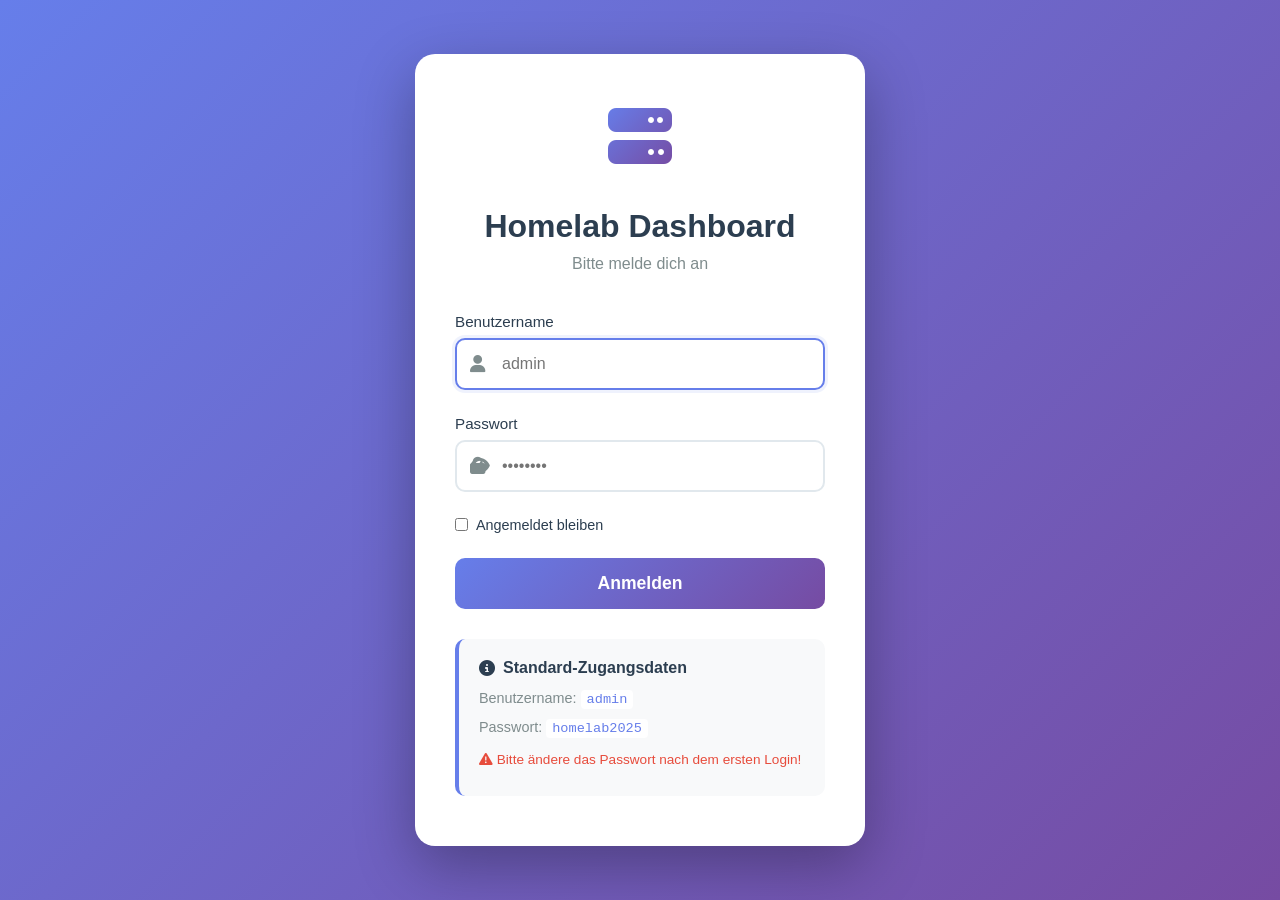
<file: homelab-dashboard/login.html>
<!DOCTYPE html>
<html lang="de">
<head>
    <meta charset="UTF-8">
    <meta name="viewport" content="width=device-width, initial-scale=1.0">
    <title>Login - Homelab Dashboard</title>
    <link rel="stylesheet" href="https://cdnjs.cloudflare.com/ajax/libs/font-awesome/6.4.0/css/all.min.css">
    <style>
        * {
            margin: 0;
            padding: 0;
            box-sizing: border-box;
        }

        body {
            font-family: 'Segoe UI', Tahoma, Geneva, Verdana, sans-serif;
            background: linear-gradient(135deg, #667eea 0%, #764ba2 100%);
            min-height: 100vh;
            display: flex;
            align-items: center;
            justify-content: center;
            padding: 20px;
        }

        .login-container {
            background: white;
            border-radius: 20px;
            box-shadow: 0 20px 60px rgba(0, 0, 0, 0.3);
            width: 100%;
            max-width: 450px;
            padding: 50px 40px;
            animation: slideIn 0.5s ease-out;
        }

        @keyframes slideIn {
            from {
                opacity: 0;
                transform: translateY(-50px);
            }
            to {
                opacity: 1;
                transform: translateY(0);
            }
        }

        .logo {
            text-align: center;
            margin-bottom: 40px;
        }

        .logo i {
            font-size: 4rem;
            background: linear-gradient(135deg, #667eea 0%, #764ba2 100%);
            -webkit-background-clip: text;
            -webkit-text-fill-color: transparent;
            background-clip: text;
        }

        h1 {
            text-align: center;
            color: #2c3e50;
            margin-bottom: 10px;
            font-size: 2rem;
        }

        .subtitle {
            text-align: center;
            color: #7f8c8d;
            margin-bottom: 40px;
        }

        .alert {
            padding: 15px;
            border-radius: 10px;
            margin-bottom: 20px;
            display: none;
            animation: shake 0.5s;
        }

        @keyframes shake {
            0%, 100% { transform: translateX(0); }
            10%, 30%, 50%, 70%, 90% { transform: translateX(-5px); }
            20%, 40%, 60%, 80% { transform: translateX(5px); }
        }

        .alert-error {
            background: #fee;
            color: #c33;
            border: 2px solid #fcc;
        }

        .alert-success {
            background: #efe;
            color: #3c3;
            border: 2px solid #cfc;
        }

        .form-group {
            margin-bottom: 25px;
        }

        label {
            display: block;
            margin-bottom: 8px;
            color: #2c3e50;
            font-weight: 500;
            font-size: 0.95rem;
        }

        .input-group {
            position: relative;
        }

        .input-group i {
            position: absolute;
            left: 15px;
            top: 50%;
            transform: translateY(-50%);
            color: #7f8c8d;
            font-size: 1.1rem;
        }

        input {
            width: 100%;
            padding: 15px 15px 15px 45px;
            border: 2px solid #e1e8ed;
            border-radius: 10px;
            font-size: 1rem;
            transition: all 0.3s;
            font-family: inherit;
        }

        input:focus {
            outline: none;
            border-color: #667eea;
            box-shadow: 0 0 0 3px rgba(102, 126, 234, 0.1);
        }

        .password-toggle {
            position: absolute;
            right: 15px;
            top: 50%;
            transform: translateY(-50%);
            cursor: pointer;
            color: #7f8c8d;
            font-size: 1.1rem;
            transition: color 0.3s;
        }

        .password-toggle:hover {
            color: #2c3e50;
        }

        .remember-me {
            display: flex;
            align-items: center;
            margin-bottom: 25px;
        }

        .remember-me input[type="checkbox"] {
            width: auto;
            margin-right: 8px;
            cursor: pointer;
        }

        .remember-me label {
            margin: 0;
            cursor: pointer;
            font-weight: normal;
            font-size: 0.9rem;
        }

        button {
            width: 100%;
            padding: 15px;
            background: linear-gradient(135deg, #667eea 0%, #764ba2 100%);
            color: white;
            border: none;
            border-radius: 10px;
            font-size: 1.1rem;
            font-weight: 600;
            cursor: pointer;
            transition: all 0.3s;
            position: relative;
            overflow: hidden;
        }

        button:hover {
            transform: translateY(-2px);
            box-shadow: 0 10px 25px rgba(102, 126, 234, 0.3);
        }

        button:active {
            transform: translateY(0);
        }

        button:disabled {
            opacity: 0.6;
            cursor: not-allowed;
        }

        .spinner {
            display: none;
            width: 20px;
            height: 20px;
            border: 3px solid rgba(255, 255, 255, 0.3);
            border-top-color: white;
            border-radius: 50%;
            animation: spin 0.8s linear infinite;
            margin: 0 auto;
        }

        @keyframes spin {
            to { transform: rotate(360deg); }
        }

        .loading .spinner {
            display: block;
        }

        .loading .button-text {
            display: none;
        }

        .info-box {
            margin-top: 30px;
            padding: 20px;
            background: #f8f9fa;
            border-radius: 10px;
            border-left: 4px solid #667eea;
        }

        .info-box h3 {
            color: #2c3e50;
            margin-bottom: 10px;
            font-size: 1rem;
            display: flex;
            align-items: center;
            gap: 8px;
        }

        .info-box p {
            color: #7f8c8d;
            font-size: 0.9rem;
            line-height: 1.6;
            margin: 5px 0;
        }

        .info-box code {
            background: white;
            padding: 2px 6px;
            border-radius: 4px;
            font-family: 'Courier New', monospace;
            color: #667eea;
            font-size: 0.85rem;
        }

        @media (max-width: 768px) {
            .login-container {
                padding: 40px 30px;
            }

            h1 {
                font-size: 1.5rem;
            }

            .logo i {
                font-size: 3rem;
            }
        }
    </style>
</head>
<body>
    <div class="login-container">
        <div class="logo">
            <i class="fas fa-server"></i>
        </div>

        <h1>Homelab Dashboard</h1>
        <p class="subtitle">Bitte melde dich an</p>

        <div id="alert" class="alert"></div>

        <form id="login-form">
            <div class="form-group">
                <label for="username">Benutzername</label>
                <div class="input-group">
                    <i class="fas fa-user"></i>
                    <input type="text" id="username" name="username" required autocomplete="username" placeholder="admin">
                </div>
            </div>

            <div class="form-group">
                <label for="password">Passwort</label>
                <div class="input-group">
                    <i class="fas fa-lock"></i>
                    <input type="password" id="password" name="password" required autocomplete="current-password" placeholder="••••••••">
                    <i class="fas fa-eye password-toggle" id="toggle-password"></i>
                </div>
            </div>

            <div class="remember-me">
                <input type="checkbox" id="remember" name="remember">
                <label for="remember">Angemeldet bleiben</label>
            </div>

            <button type="submit" id="login-btn">
                <span class="button-text">Anmelden</span>
                <div class="spinner"></div>
            </button>
        </form>

        <div class="info-box">
            <h3><i class="fas fa-info-circle"></i> Standard-Zugangsdaten</h3>
            <p>Benutzername: <code>admin</code></p>
            <p>Passwort: <code>homelab2025</code></p>
            <p style="margin-top: 10px; font-size: 0.85rem; color: #e74c3c;">
                <i class="fas fa-exclamation-triangle"></i> Bitte ändere das Passwort nach dem ersten Login!
            </p>
        </div>
    </div>

    <script>
        const loginForm = document.getElementById('login-form');
        const loginBtn = document.getElementById('login-btn');
        const alert = document.getElementById('alert');
        const togglePassword = document.getElementById('toggle-password');
        const passwordInput = document.getElementById('password');

        // Password toggle
        togglePassword.addEventListener('click', () => {
            const type = passwordInput.type === 'password' ? 'text' : 'password';
            passwordInput.type = type;
            togglePassword.classList.toggle('fa-eye');
            togglePassword.classList.toggle('fa-eye-slash');
        });

        // Form submit
        loginForm.addEventListener('submit', async (e) => {
            e.preventDefault();

            const username = document.getElementById('username').value;
            const password = document.getElementById('password').value;

            // Loading state
            loginBtn.classList.add('loading');
            loginBtn.disabled = true;
            hideAlert();

            try {
                const response = await fetch('/api/auth/login', {
                    method: 'POST',
                    headers: {
                        'Content-Type': 'application/json',
                    },
                    credentials: 'include',
                    body: JSON.stringify({ username, password })
                });

                const data = await response.json();

                if (response.ok) {
                    showAlert('Erfolgreich angemeldet! Weiterleitung...', 'success');
                    setTimeout(() => {
                        window.location.href = 'index.html';
                    }, 1000);
                } else {
                    showAlert(data.error || 'Anmeldung fehlgeschlagen', 'error');
                    loginBtn.classList.remove('loading');
                    loginBtn.disabled = false;
                }
            } catch (error) {
                showAlert('Verbindung zum Server fehlgeschlagen. Ist das Backend gestartet?', 'error');
                loginBtn.classList.remove('loading');
                loginBtn.disabled = false;
            }
        });

        function showAlert(message, type) {
            alert.textContent = message;
            alert.className = `alert alert-${type}`;
            alert.style.display = 'block';
        }

        function hideAlert() {
            alert.style.display = 'none';
        }

        // Enter key support
        document.addEventListener('keypress', (e) => {
            if (e.key === 'Enter' && !loginBtn.disabled) {
                loginForm.dispatchEvent(new Event('submit'));
            }
        });

        // Focus username on load
        window.addEventListener('load', () => {
            document.getElementById('username').focus();
        });
    </script>
</body>
</html>
</file>
